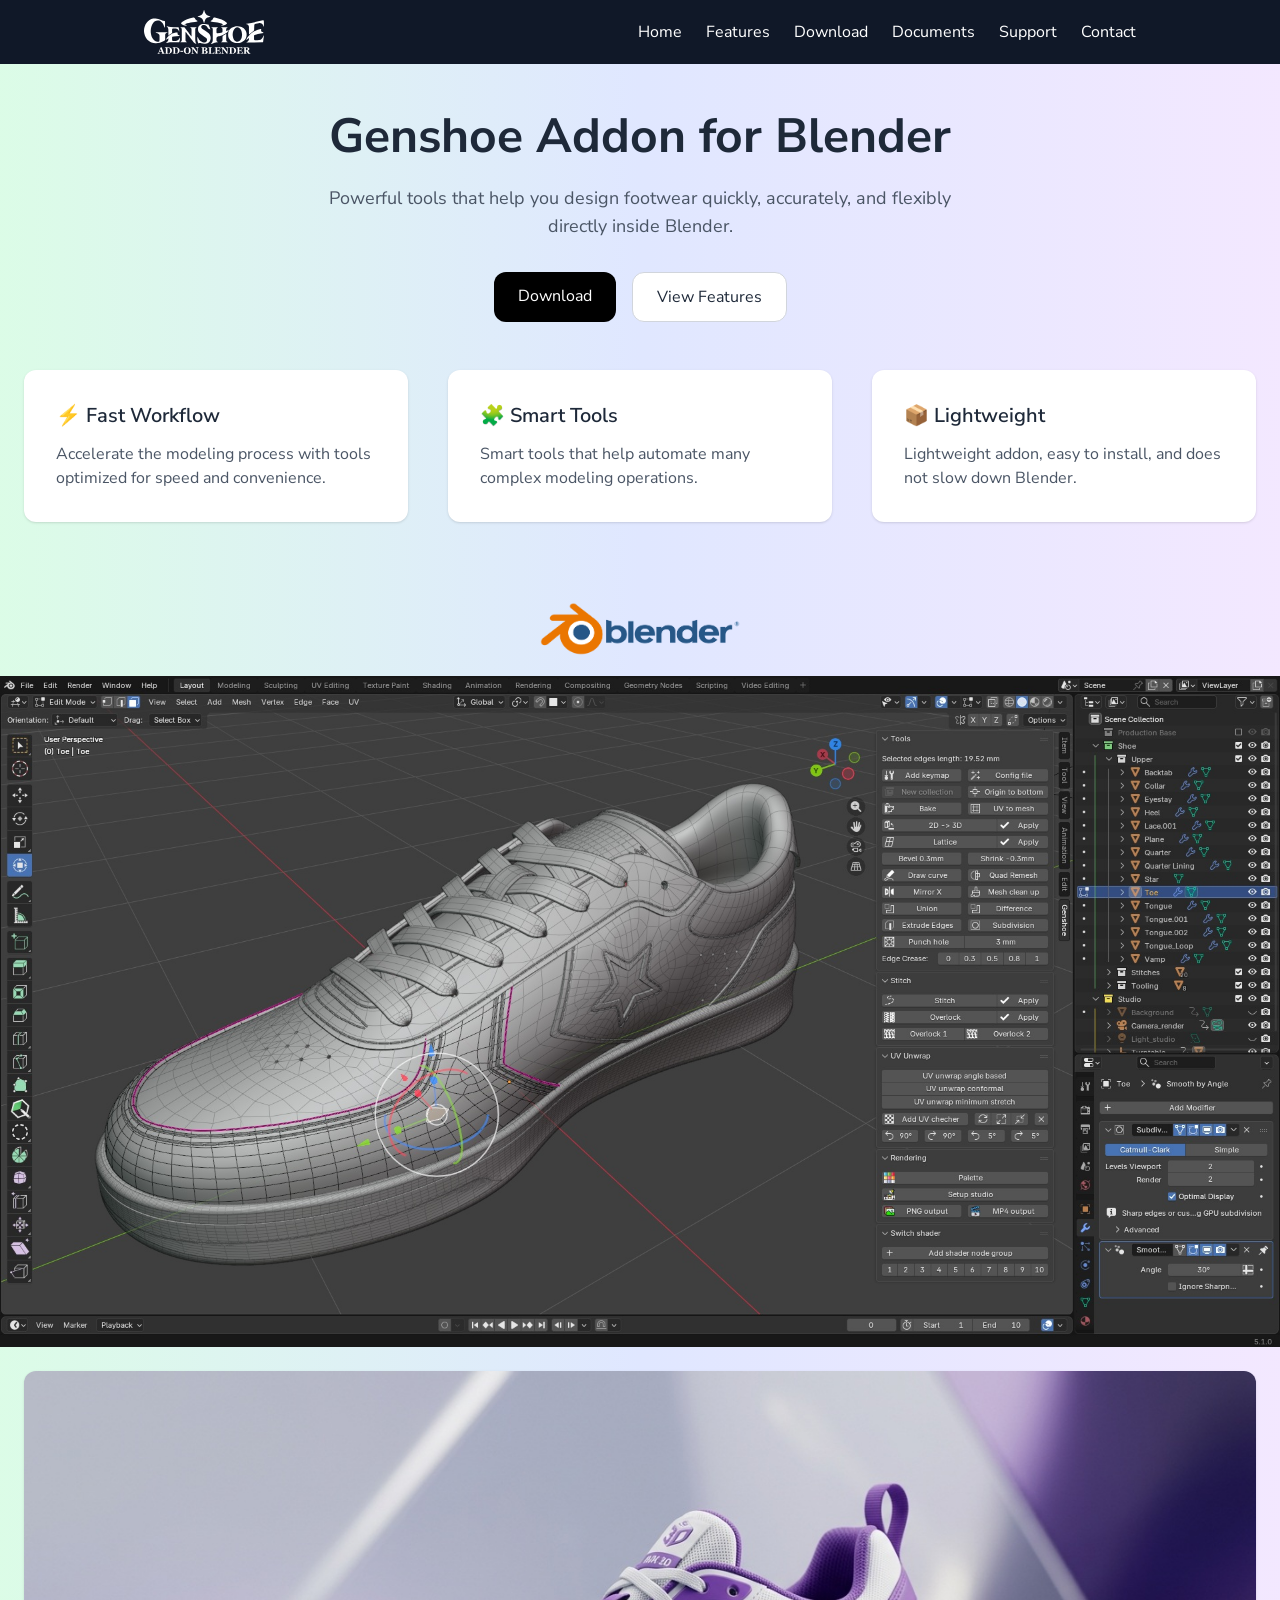
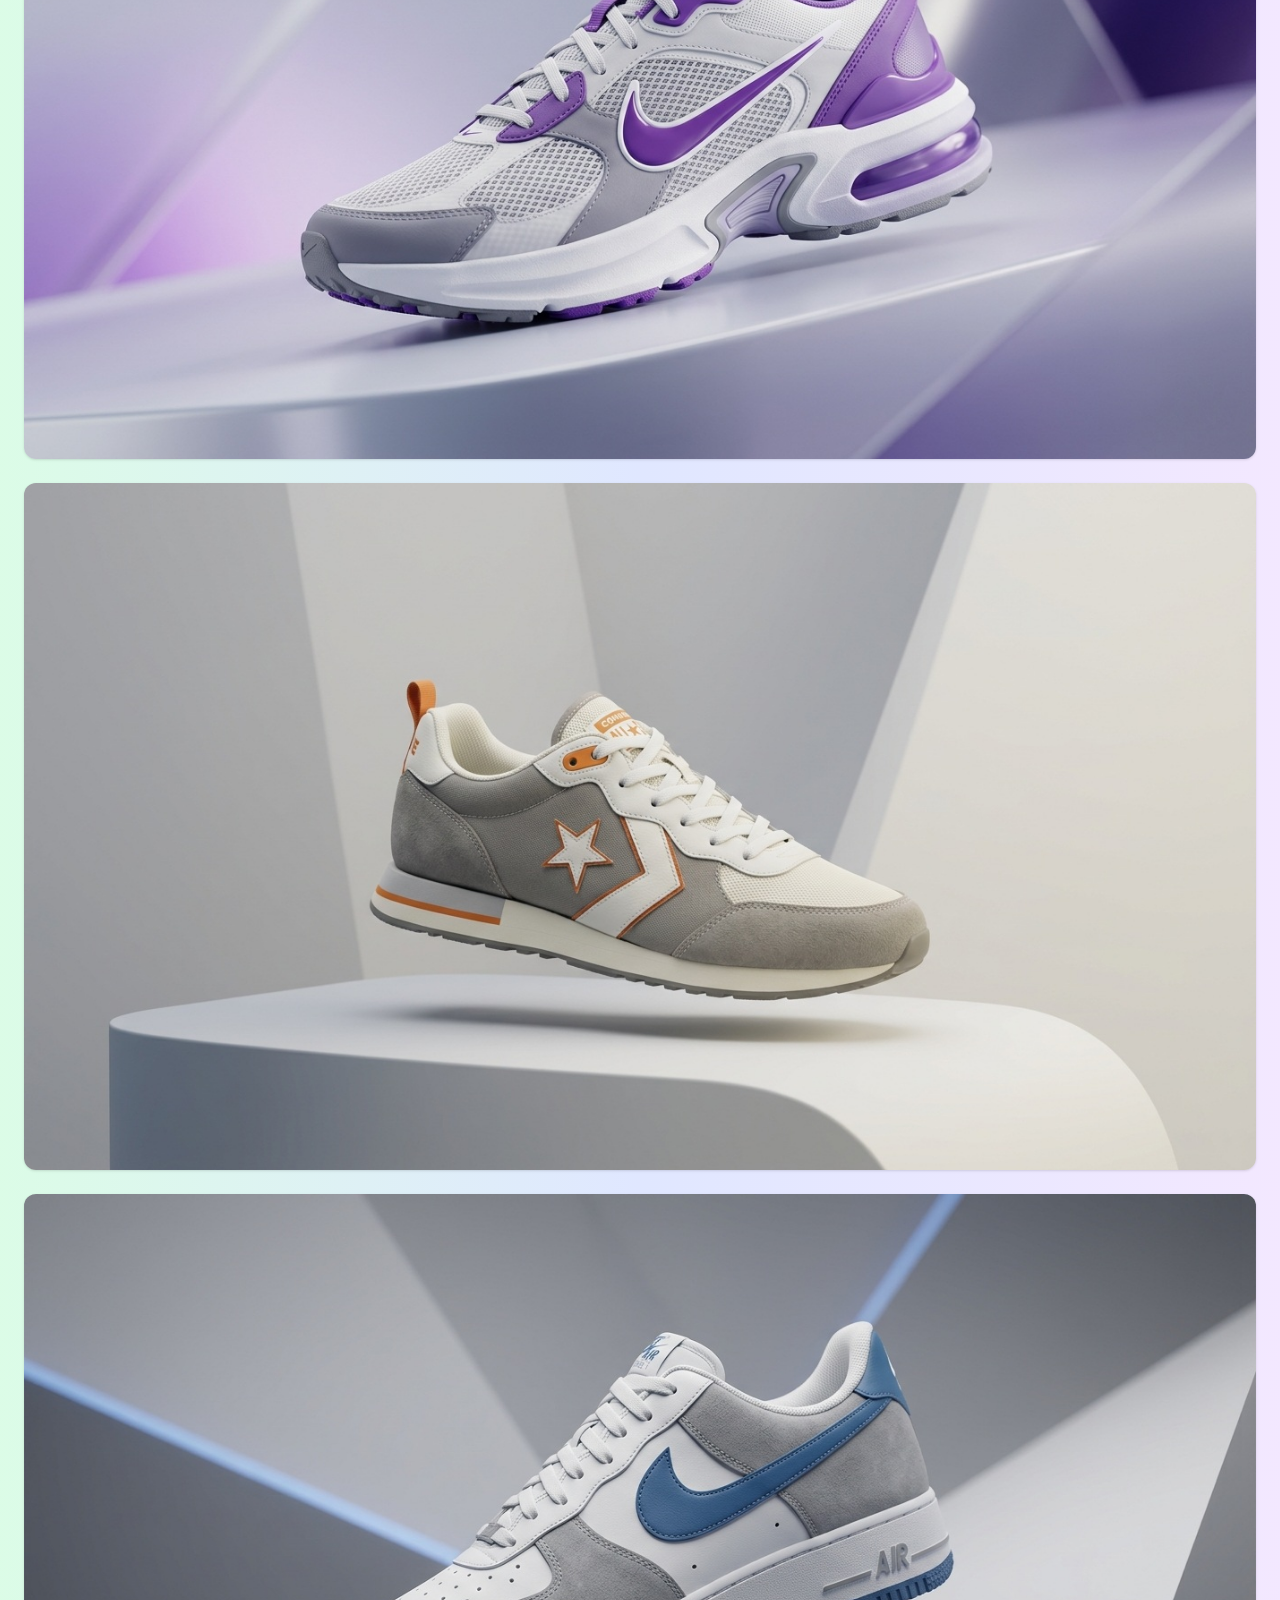
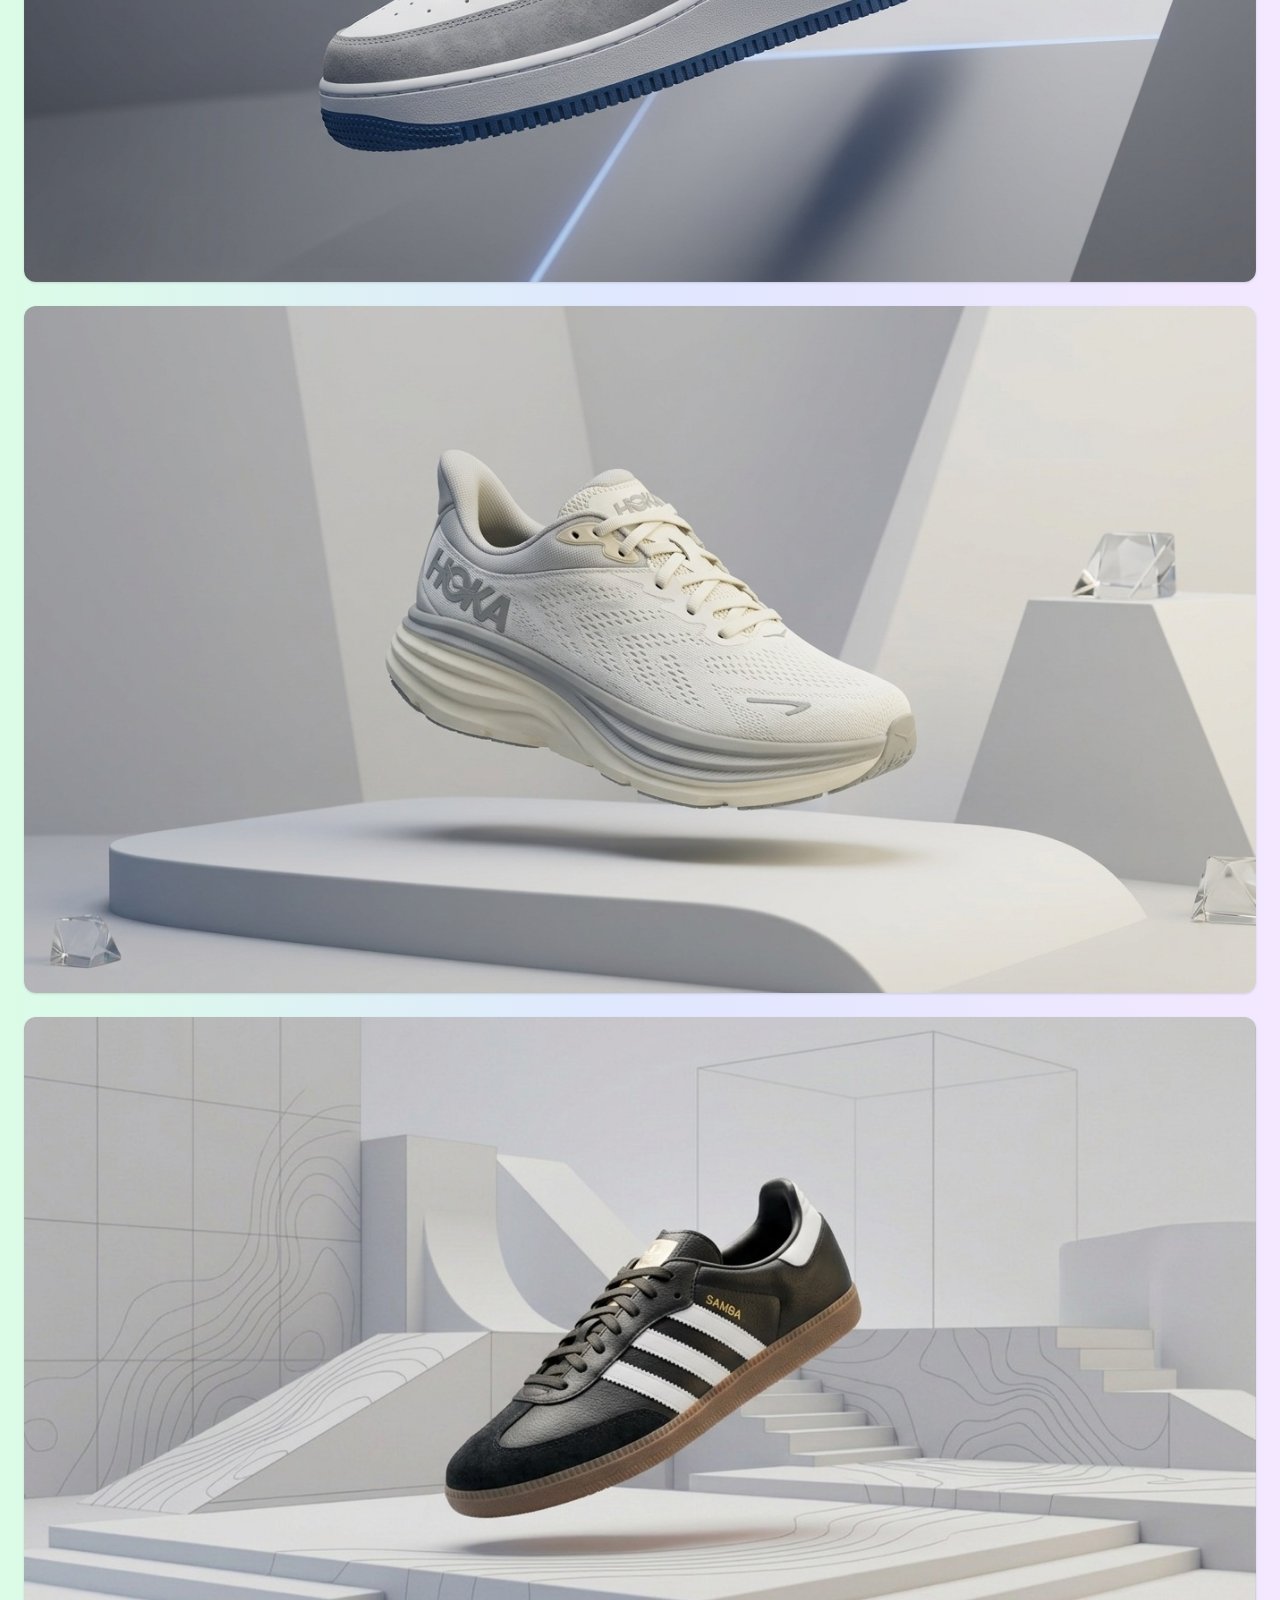
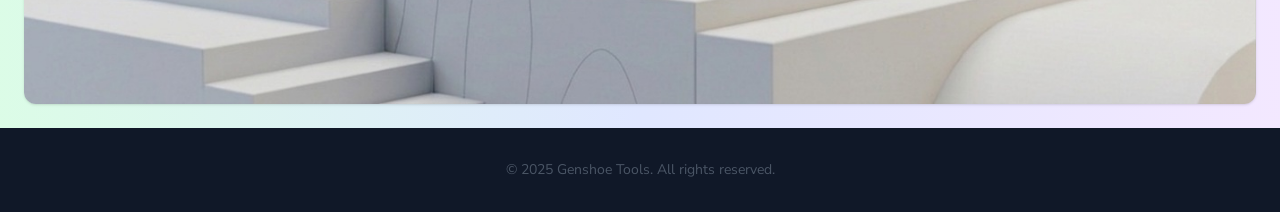
<file: index.html>
<!DOCTYPE html>
<html lang="en"  >

<head>
    <meta charset="UTF-8">
    <meta name="viewport" content="width=device-width">
    <link rel="icon" href="favicon.ico">
     
    <link rel="preconnect" href="https://fonts.googleapis.com">
    <link rel="preconnect" href="https://fonts.gstatic.com" crossorigin>
    <link
        href="https://fonts.googleapis.com/css2?family=Nunito+Sans:ital,opsz,wght@0,6..12,200..1000;1,6..12,200..1000&display=swap"
        rel="stylesheet">
    <title>Genshoe</title>
    <link rel="stylesheet" href="style.css">
</head>

<body  >
    <div class="bg-gradient-to-r from-green-100 via-indigo-100 to-purple-100 text-gray-800"  >
        <nav class="bg-gray-900 text-white">
            <div class="max-w-5xl mx-auto px-4">
                <div class="flex justify-between items-center h-16"> <!-- Logo --> <a href="index.html"><img
                            width="120" src="genshoe.svg" alt="Genshoe Logo"></a> <!-- Desktop Menu -->
                    <div class="hidden sm:flex space-x-6"> <a href="index.html"
                            class="block hover:text-blue-400">Home</a> <a href="features.html"
                            class="block hover:text-blue-400">Features</a> <a href="download.html"
                            class="block hover:text-blue-400">Download</a> <a href="docs.html"
                            class="block hover:text-blue-400">Documents</a> <a href="support.html"
                            class="block hover:text-blue-400">Support</a> <a href="contact.html"
                            class="block hover:text-blue-400">Contact</a> </div> <!-- Mobile Button --> <button
                        id="menu-btn" class="sm:hidden focus:outline-none"> <!-- Icon --> <svg
                            xmlns="http://www.w3.org/2000/svg" class="h-6 w-6" fill="none" viewBox="0 0 24 24"
                            stroke="currentColor">
                            <path stroke-linecap="round" stroke-linejoin="round" stroke-width="2"
                                d="M4 6h16M4 12h16M4 18h16"></path>
                        </svg> </button>
                </div>
            </div> <!-- Mobile Menu -->
            <div id="menu" class="hidden sm:hidden px-4 pb-4 space-y-2 text-center"> <a href="index.html"
                    class="block hover:text-blue-400">Home</a> <a href="features.html"
                    class="block hover:text-blue-400">Features</a> <a href="download.html"
                    class="block hover:text-blue-400">Download</a> <a href="docs.html"
                    class="block hover:text-blue-400">Documents</a> <a href="support.html"
                    class="block hover:text-blue-400">Support</a> <a href="contact.html"
                    class="block hover:text-blue-400">Contact</a> </div>
        </nav> <!-- Script -->
        <script
            type="module">const e = document.getElementById("menu-btn"), n = document.getElementById("menu"); e.addEventListener("click", () => { n.classList.toggle("hidden") });</script>
        <section class="py-12 px-6 text-center">
            <h1 class="text-5xl font-bold mb-6">
                Genshoe Addon for Blender
            </h1>
            <p class="text-lg max-w-2xl mx-auto mb-8 text-gray-600">
                Powerful tools that help you design footwear quickly, accurately, and flexibly directly inside Blender.
            </p>
            <div class="flex justify-center gap-4"> <a href="download.html"
                    class="bg-black text-white px-6 py-3 rounded-xl hover:bg-gray-800 transition">
                    Download
                </a> <a href="features.html"
                    class="bg-white border border-gray-300 px-6 py-3 rounded-xl hover:bg-gray-100 transition">
                    View Features
                </a> </div>
        </section>
        <section class="max-w-7xl mx-auto px-6 pb-20 grid md:grid-cols-3 gap-10">
            <div class="bg-white p-8 rounded-xl shadow">
                <h3 class="text-xl font-semibold mb-3">
                    ⚡ Fast Workflow
                </h3>
                <p class="text-gray-600">
                    Accelerate the modeling process with tools optimized for speed and convenience.
                </p>
            </div>
            <div class="bg-white p-8 rounded-xl shadow">
                <h3 class="text-xl font-semibold mb-3">
                    🧩 Smart Tools
                </h3>
                <p class="text-gray-600">
                    Smart tools that help automate many complex modeling operations.
                </p>
            </div>
            <div class="bg-white p-8 rounded-xl shadow">
                <h3 class="text-xl font-semibold mb-3">
                    📦 Lightweight
                </h3>
                <p class="text-gray-600">
                    Lightweight addon, easy to install, and does not slow down Blender.
                </p>
            </div>
        </section>
        
        <div class="flex justify-center mb-5"> <img width="200" src="blender.png" alt="Blender Logo"></div> 
        <div class="flex justify-center pb-6"> <img src="s.jpg" alt="Blender shoe"> </div>
        <div class="flex justify-center px-6 pb-6"> <img src="s1.jpg" alt="s1" class="rounded-xl shadow"> </div>
        <div class="flex justify-center px-6 pb-6"> <img src="s2.jpg" alt="s2" class="rounded-xl shadow"> </div>
        <div class="flex justify-center px-6 pb-6"> <img src="s3.jpg" alt="s3" class="rounded-xl shadow"> </div>
        <div class="flex justify-center px-6 pb-6"> <img src="s4.jpg" alt="s4" class="rounded-xl shadow"> </div>
        <div class="flex justify-center px-6 pb-6"> <img src="s5.jpg" alt="s5" class="rounded-xl shadow"> </div>

        <footer class="text-center py-8 text-sm text-gray-600 bg-gray-900">
            &copy; 2025 Genshoe Tools. All rights reserved.
        </footer>
    </div>
</body>

</html>
</file>
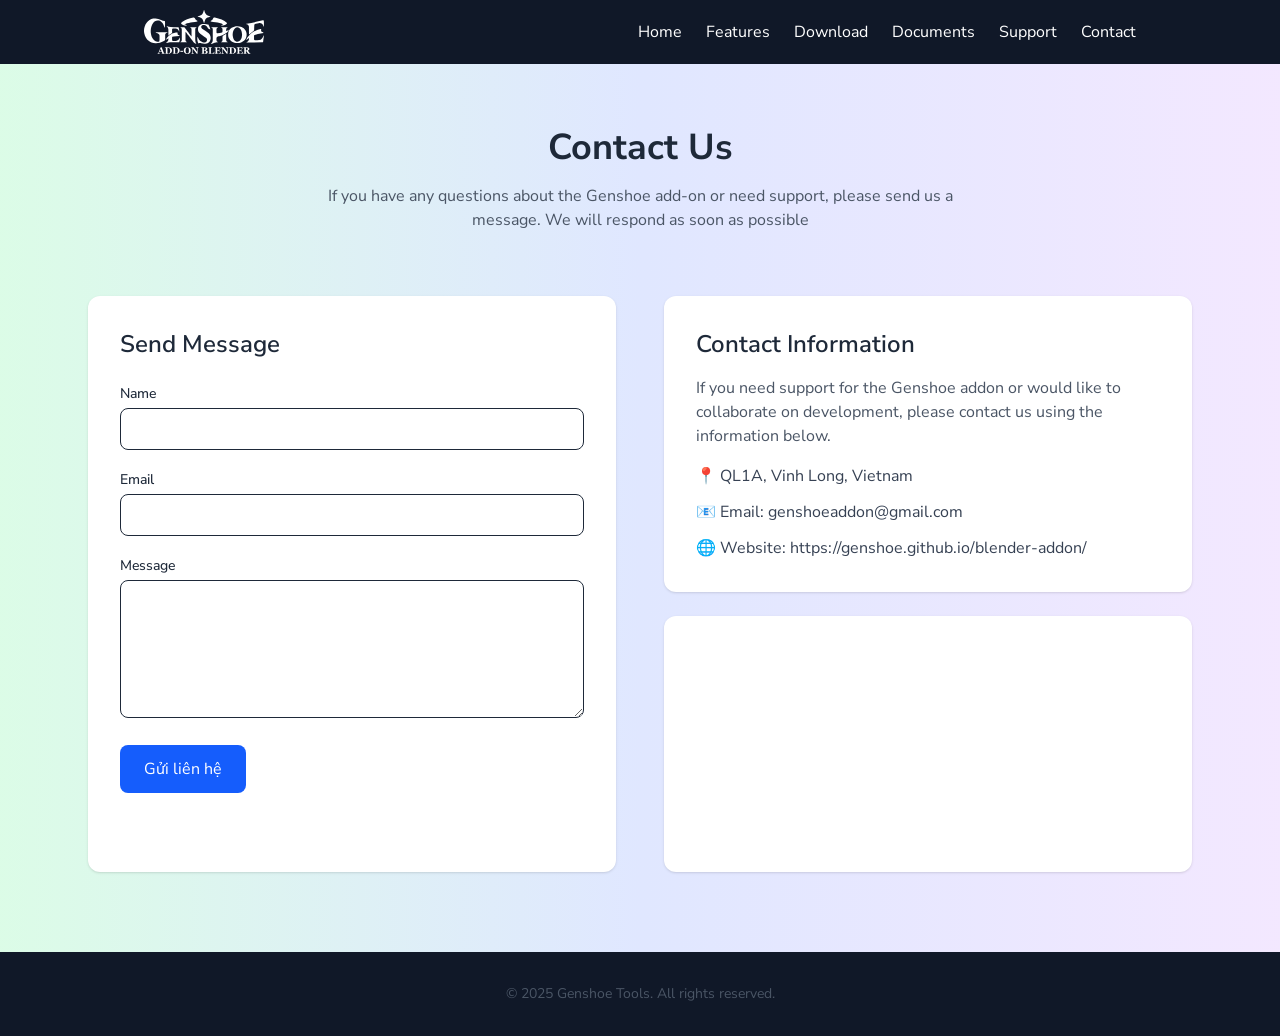
<file: contact.html>
<!DOCTYPE html>
<html lang="en"  >

<head>
	<meta charset="UTF-8">
	<meta name="viewport" content="width=device-width">
	<link rel="icon" href="favicon.ico">
	 
	<link rel="preconnect" href="https://fonts.googleapis.com">
	<link rel="preconnect" href="https://fonts.gstatic.com" crossorigin>
	<link
		href="https://fonts.googleapis.com/css2?family=Nunito+Sans:ital,opsz,wght@0,6..12,200..1000;1,6..12,200..1000&display=swap"
		rel="stylesheet">
	<title>Genshoe</title>
	<link rel="stylesheet" href="style.css">
</head>

<body  >
	<div class="bg-gradient-to-r from-green-100 via-indigo-100 to-purple-100 text-gray-800"  >
		<nav class="bg-gray-900 text-white">
			<div class="max-w-5xl mx-auto px-4">
				<div class="flex justify-between items-center h-16"> <!-- Logo --> <a href="index.html"><img width="120"
							src="genshoe.svg" alt="Genshoe Logo"></a> <!-- Desktop Menu -->
					<div class="hidden sm:flex space-x-6"> <a href="index.html"
							class="block hover:text-blue-400">Home</a> <a href="features.html"
							class="block hover:text-blue-400">Features</a> <a href="download.html"
							class="block hover:text-blue-400">Download</a> <a href="docs.html"
							class="block hover:text-blue-400">Documents</a> <a href="support.html"
							class="block hover:text-blue-400">Support</a> <a href="contact.html"
							class="block hover:text-blue-400">Contact</a> </div> <!-- Mobile Button --> <button
						id="menu-btn" class="sm:hidden focus:outline-none"> <!-- Icon --> <svg
							xmlns="http://www.w3.org/2000/svg" class="h-6 w-6" fill="none" viewBox="0 0 24 24"
							stroke="currentColor">
							<path stroke-linecap="round" stroke-linejoin="round" stroke-width="2"
								d="M4 6h16M4 12h16M4 18h16"></path>
						</svg> </button>
				</div>
			</div> <!-- Mobile Menu -->
			<div id="menu" class="hidden sm:hidden px-4 pb-4 space-y-2 text-center"> <a href="index.html"
					class="block hover:text-blue-400">Home</a> <a href="features.html"
					class="block hover:text-blue-400">Features</a> <a href="download.html"
					class="block hover:text-blue-400">Download</a> <a href="docs.html"
					class="block hover:text-blue-400">Documents</a> <a href="support.html"
					class="block hover:text-blue-400">Support</a> <a href="contact.html"
					class="block hover:text-blue-400">Contact</a> </div>
		</nav> <!-- Script -->
		<script
			type="module">const e = document.getElementById("menu-btn"), n = document.getElementById("menu"); e.addEventListener("click", () => { n.classList.toggle("hidden") });</script>
		<section class="py-16 text-center">
			<h2 class="text-4xl font-bold text-gray-800 mb-4">
				Contact Us
			</h2>
			<p class="text-gray-600 max-w-2xl mx-auto">
If you have any questions about the Genshoe add-on or need support, please send us a message. We will respond as soon as possible
			</p>
		</section>
		<section class="max-w-6xl mx-auto px-6 pb-20 grid md:grid-cols-2 gap-12"> <!-- FORM -->
			<div class="bg-white p-8 rounded-xl shadow">
				<h3 class="text-2xl font-semibold mb-6">Send Message</h3>
				<div class="space-y-5">
					<div> <label class="block text-sm font-medium mb-1">Name</label> <input type="text"
							class="w-full border rounded-lg px-4 py-2 focus:outline-none focus:ring-2 focus:ring-blue-500">
					</div>
					<div> <label class="block text-sm font-medium mb-1">Email</label> <input type="email"
							class="w-full border rounded-lg px-4 py-2 focus:outline-none focus:ring-2 focus:ring-blue-500">
					</div>
					<div> <label class="block text-sm font-medium mb-1">Message</label> <textarea rows="5"
							class="w-full border rounded-lg px-4 py-2 focus:outline-none focus:ring-2 focus:ring-blue-500"></textarea>
					</div> <button class="bg-blue-600 text-white px-6 py-3 rounded-lg hover:bg-blue-700 transition">
						Gửi liên hệ
					</button>
				</div>
			</div> <!-- CONTACT INFO -->
			<div class="space-y-6">
				<div class="bg-white p-8 rounded-xl shadow">
					<h3 class="text-2xl font-semibold mb-4">Contact Information</h3>
					<p class="text-gray-600 mb-4">
						If you need support for the Genshoe addon or would like to collaborate on development, please contact us using the information below.
					</p>
					<ul class="space-y-3 text-gray-700">
						<li>
							📍 QL1A, Vinh Long, Vietnam
						</li>
						<li>
							📧 Email: genshoeaddon@gmail.com
						</li>
						<li>
							🌐 Website: https://genshoe.github.io/blender-addon/
						</li>
					</ul>
				</div> <!-- MAP -->
				<div class="bg-white rounded-xl shadow overflow-hidden">
					<iframe class="w-full h-64" src="https://www.google.com/maps/embed?pb=!1m18!1m12!1m3!1d8570.098169796749!2d105.93172192970884!3d10.171760386615585!2m3!1f0!2f0!3f0!3m2!1i1024!2i768!4f13.1!3m3!1m2!1s0x31a078683f2871e3%3A0x24e7dc0f8dd131!2zQ3R5IFThu7cgWHXDom4!5e1!3m2!1svi!2s!4v1775012655398!5m2!1svi!2s" loading="lazy" referrerpolicy="no-referrer-when-downgrade"></iframe>
				</div>
			</div>
		</section>
		<footer class="text-center py-8 text-sm text-gray-600 bg-gray-900">
			&copy; 2025 Genshoe Tools. All rights reserved.
		</footer>
	</div>
</body>

</html>
</file>
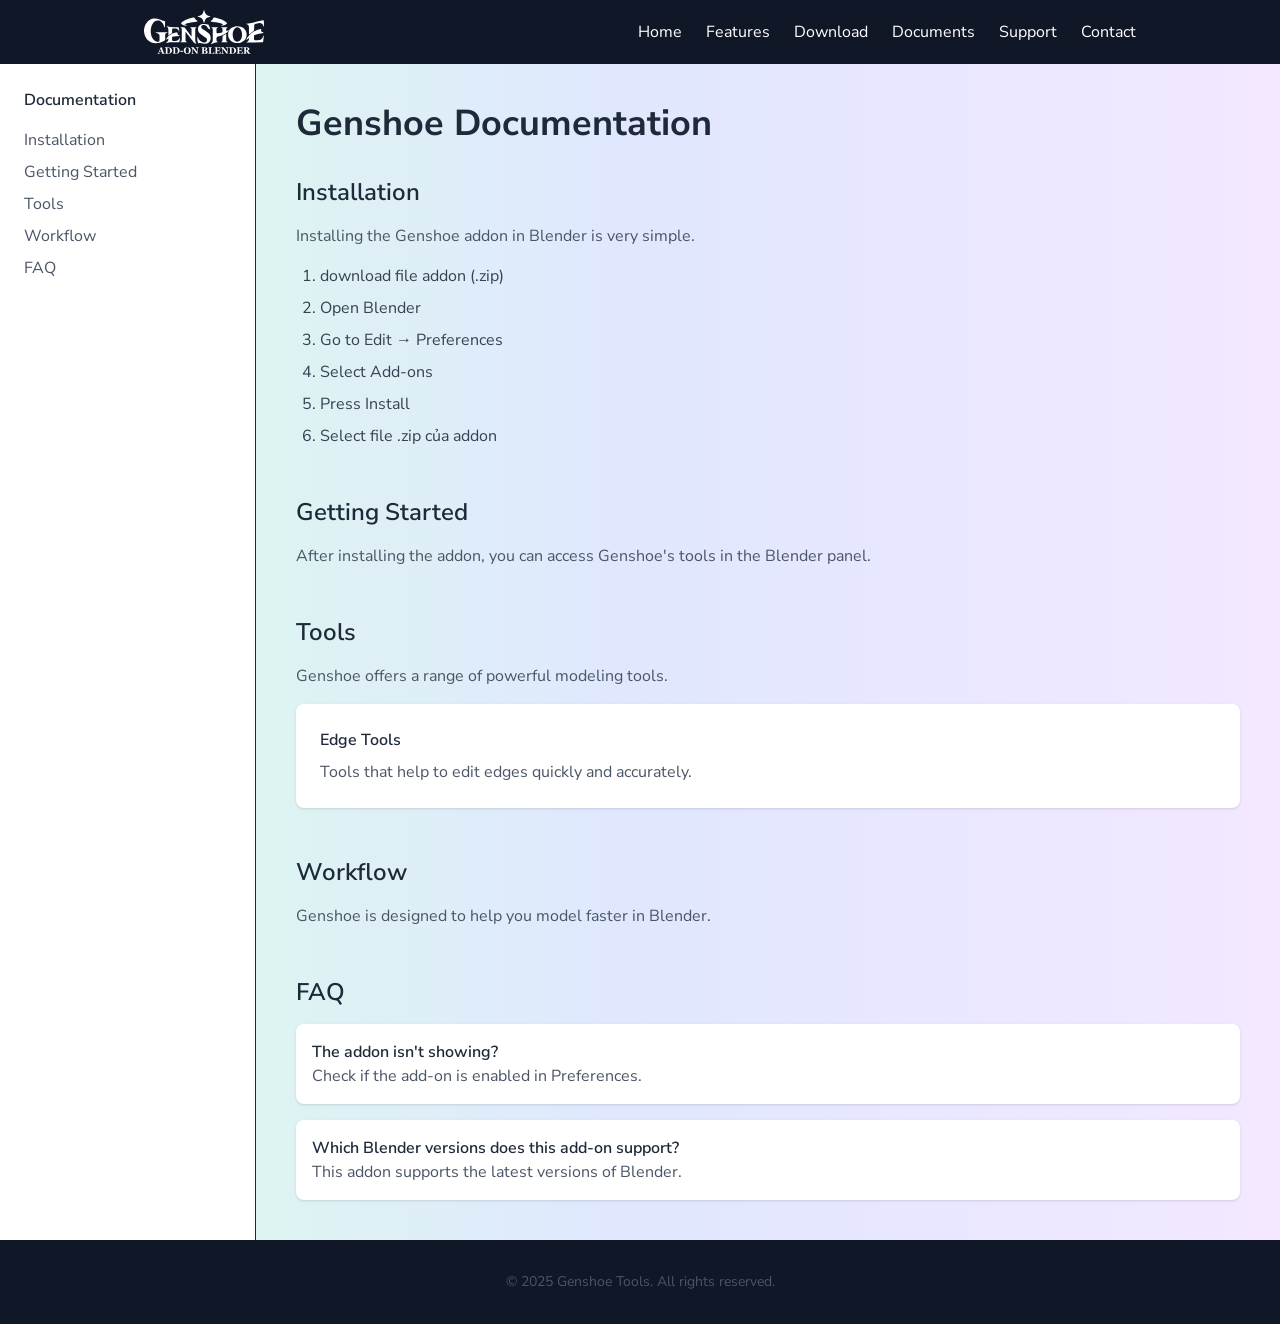
<file: docs.html>
<!DOCTYPE html>
<html lang="en"  >

<head>
	<meta charset="UTF-8">
	<meta name="viewport" content="width=device-width">
	<link rel="icon" href="favicon.ico">
	 
	<link rel="preconnect" href="https://fonts.googleapis.com">
	<link rel="preconnect" href="https://fonts.gstatic.com" crossorigin>
	<link
		href="https://fonts.googleapis.com/css2?family=Nunito+Sans:ital,opsz,wght@0,6..12,200..1000;1,6..12,200..1000&display=swap"
		rel="stylesheet">
	<title>Genshoe</title>
	<link rel="stylesheet" href="style.css">
</head>

<body  >
	<div class="bg-gradient-to-r from-green-100 via-indigo-100 to-purple-100 text-gray-800"  >
		<nav class="bg-gray-900 text-white">
			<div class="max-w-5xl mx-auto px-4">
				<div class="flex justify-between items-center h-16"> <!-- Logo --> <a href="index.html"><img width="120"
							src="genshoe.svg" alt="Genshoe Logo"></a> <!-- Desktop Menu -->
					<div class="hidden sm:flex space-x-6"> <a href="index.html"
							class="block hover:text-blue-400">Home</a> <a href="features.html"
							class="block hover:text-blue-400">Features</a> <a href="download.html"
							class="block hover:text-blue-400">Download</a> <a href="docs.html"
							class="block hover:text-blue-400">Documents</a> <a href="support.html"
							class="block hover:text-blue-400">Support</a> <a href="contact.html"
							class="block hover:text-blue-400">Contact</a> </div> <!-- Mobile Button --> <button
						id="menu-btn" class="sm:hidden focus:outline-none"> <!-- Icon --> <svg
							xmlns="http://www.w3.org/2000/svg" class="h-6 w-6" fill="none" viewBox="0 0 24 24"
							stroke="currentColor">
							<path stroke-linecap="round" stroke-linejoin="round" stroke-width="2"
								d="M4 6h16M4 12h16M4 18h16"></path>
						</svg> </button>
				</div>
			</div> <!-- Mobile Menu -->
			<div id="menu" class="hidden sm:hidden px-4 pb-4 space-y-2 text-center"> <a href="index.html"
					class="block hover:text-blue-400">Home</a> <a href="features.html"
					class="block hover:text-blue-400">Features</a> <a href="download.html"
					class="block hover:text-blue-400">Download</a> <a href="docs.html"
					class="block hover:text-blue-400">Documents</a> <a href="support.html"
					class="block hover:text-blue-400">Support</a> <a href="contact.html"
					class="block hover:text-blue-400">Contact</a> </div>
		</nav> <!-- Script -->
		<script
			type="module">const e = document.getElementById("menu-btn"), n = document.getElementById("menu"); e.addEventListener("click", () => { n.classList.toggle("hidden") });</script>
		<div class="flex max-w-7xl mx-auto"> <!-- SIDEBAR -->
			<aside class="w-64 p-6 border-r bg-white hidden md:block">
				<h3 class="font-semibold mb-4">
					Documentation
				</h3>
				<ul class="space-y-2 text-gray-600">
					<li><a href="#install">Installation</a></li>
					<li><a href="#start">Getting Started</a></li>
					<li><a href="#tools">Tools</a></li>
					<li><a href="#workflow">Workflow</a></li>
					<li><a href="#faq">FAQ</a></li>
				</ul>
			</aside> <!-- CONTENT -->
			<main class="flex-1 p-10">
				<h1 class="text-4xl font-bold mb-8">
					Genshoe Documentation
				</h1> <!-- INSTALL -->
				<section id="install" class="mb-12">
					<h2 class="text-2xl font-semibold mb-4">
						Installation
					</h2>
					<p class="text-gray-600 mb-4">
						Installing the Genshoe addon in Blender is very simple.
					</p>
					<ol class="list-decimal ml-6 text-gray-700 space-y-2">
						<li>download file addon (.zip)</li>
						<li>Open Blender</li>
						<li>Go to Edit → Preferences</li>
						<li>Select Add-ons</li>
						<li>Press Install</li>
						<li>Select file .zip của addon</li>
					</ol>
				</section> <!-- GETTING STARTED -->
				<section id="start" class="mb-12">
					<h2 class="text-2xl font-semibold mb-4">
						Getting Started
					</h2>
					<p class="text-gray-600">
						After installing the addon, you can access Genshoe's tools in the Blender panel.
					</p>
				</section> <!-- TOOLS -->
				<section id="tools" class="mb-12">
					<h2 class="text-2xl font-semibold mb-4">
						Tools
					</h2>
					<p class="text-gray-600 mb-4">
						Genshoe offers a range of powerful modeling tools.
					</p>
					<div class="bg-white p-6 rounded-lg shadow">
						<h3 class="font-semibold mb-2">
							Edge Tools
						</h3>
						<p class="text-gray-600">
							Tools that help to edit edges quickly and accurately.
						</p>
					</div>
				</section> <!-- WORKFLOW -->
				<section id="workflow" class="mb-12">
					<h2 class="text-2xl font-semibold mb-4">
						Workflow
					</h2>
					<p class="text-gray-600">
						Genshoe is designed to help you model faster in Blender.
					</p>
				</section> <!-- FAQ -->
				<section id="faq">
					<h2 class="text-2xl font-semibold mb-4">
						FAQ
					</h2>
					<div class="space-y-4">
						<div class="bg-white p-4 rounded-lg shadow">
							<h4 class="font-semibold">
								The addon isn't showing?
							</h4>
							<p class="text-gray-600">
								Check if the add-on is enabled in Preferences.
							</p>
						</div>
						<div class="bg-white p-4 rounded-lg shadow">
							<h4 class="font-semibold">
								Which Blender versions does this add-on support?
							</h4>
							<p class="text-gray-600">
								This addon supports the latest versions of Blender.
							</p>
						</div>
					</div>
				</section>
			</main>
		</div>
		<footer class="text-center py-8 text-sm text-gray-600 bg-gray-900">
			&copy; 2025 Genshoe Tools. All rights reserved.
		</footer>
	</div>
</body>

</html>
</file>
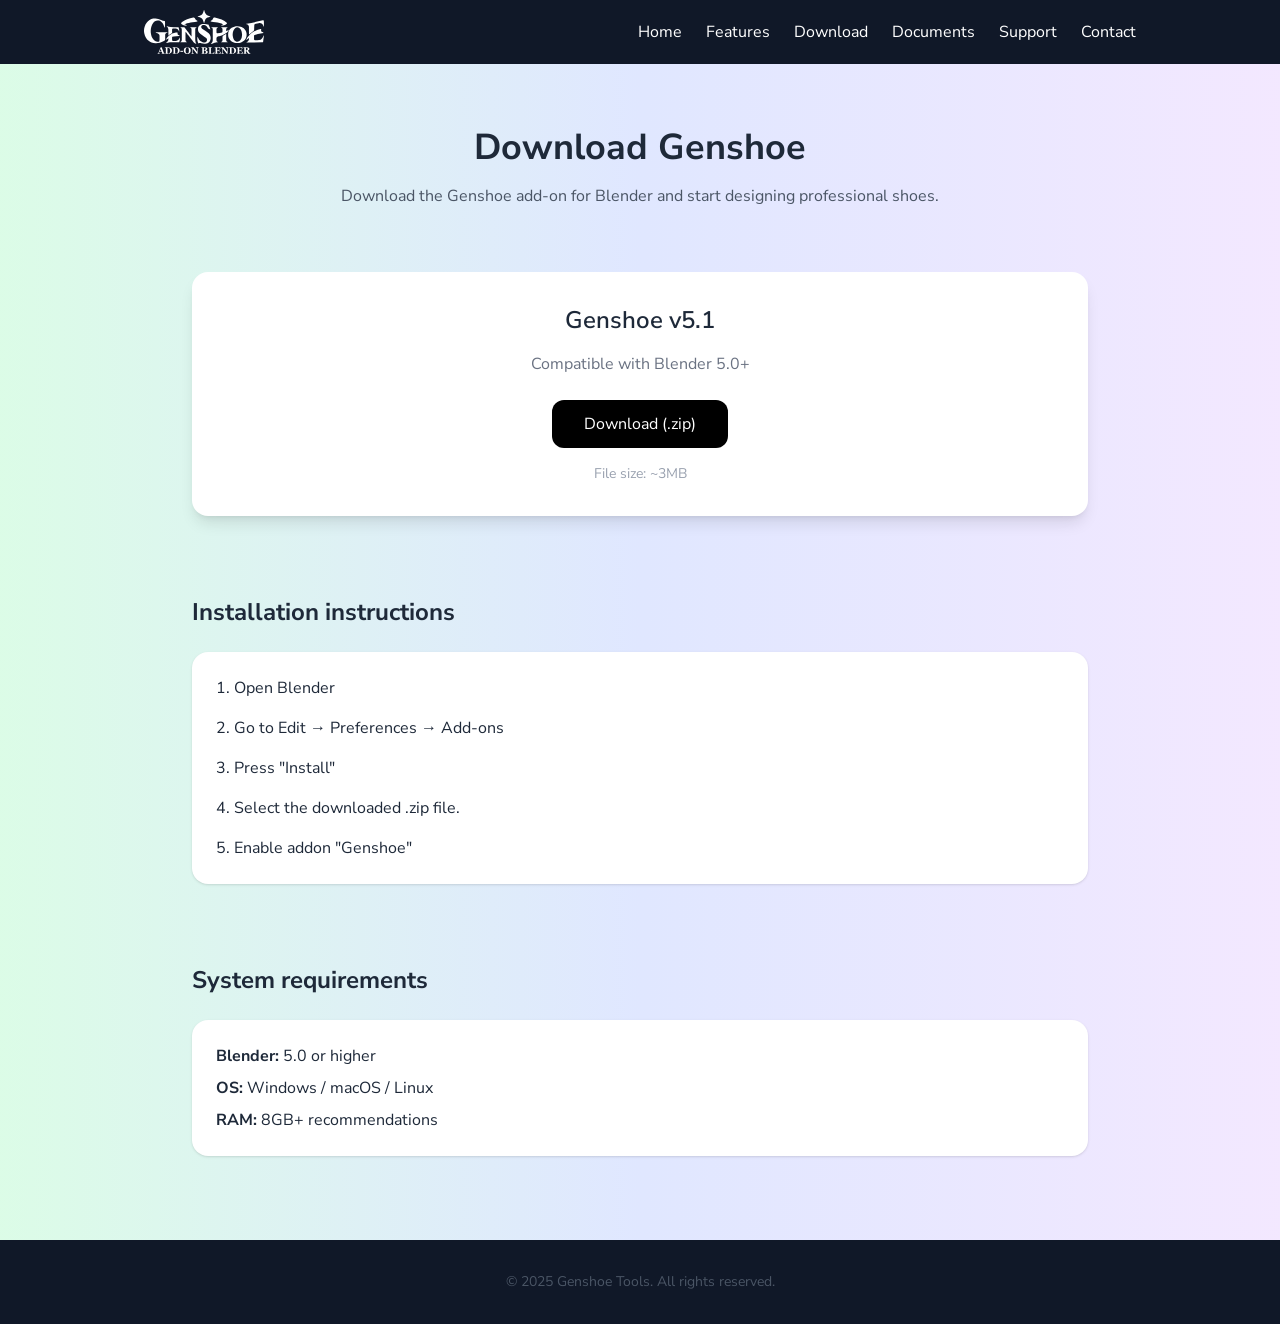
<file: download.html>
<!DOCTYPE html>
<html lang="en"  >

<head>
    <meta charset="UTF-8">
    <meta name="viewport" content="width=device-width">
    <link rel="icon" href="favicon.ico">
     
    <link rel="preconnect" href="https://fonts.googleapis.com">
    <link rel="preconnect" href="https://fonts.gstatic.com" crossorigin>
    <link
        href="https://fonts.googleapis.com/css2?family=Nunito+Sans:ital,opsz,wght@0,6..12,200..1000;1,6..12,200..1000&display=swap"
        rel="stylesheet">
    <title>Genshoe</title>
    <link rel="stylesheet" href="style.css">
</head>

<body  >
    <div class="bg-gradient-to-r from-green-100 via-indigo-100 to-purple-100 text-gray-800"  >
        <nav class="bg-gray-900 text-white">
            <div class="max-w-5xl mx-auto px-4">
                <div class="flex justify-between items-center h-16"> <!-- Logo --> <a href="index.html"><img width="120"
                            src="genshoe.svg" alt="Genshoe Logo"></a> <!-- Desktop Menu -->
                    <div class="hidden sm:flex space-x-6"> <a href="index.html"
                            class="block hover:text-blue-400">Home</a> <a href="features.html"
                            class="block hover:text-blue-400">Features</a> <a href="download.html"
                            class="block hover:text-blue-400">Download</a> <a href="docs.html"
                            class="block hover:text-blue-400">Documents</a> <a href="support.html"
                            class="block hover:text-blue-400">Support</a> <a href="contact.html"
                            class="block hover:text-blue-400">Contact</a> </div> <!-- Mobile Button --> <button
                        id="menu-btn" class="sm:hidden focus:outline-none"> <!-- Icon --> <svg
                            xmlns="http://www.w3.org/2000/svg" class="h-6 w-6" fill="none" viewBox="0 0 24 24"
                            stroke="currentColor">
                            <path stroke-linecap="round" stroke-linejoin="round" stroke-width="2"
                                d="M4 6h16M4 12h16M4 18h16"></path>
                        </svg> </button>
                </div>
            </div> <!-- Mobile Menu -->
            <div id="menu" class="hidden sm:hidden px-4 pb-4 space-y-2 text-center"> <a href="index.html"
                    class="block hover:text-blue-400">Home</a> <a href="features.html"
                    class="block hover:text-blue-400">Features</a> <a href="download.html"
                    class="block hover:text-blue-400">Download</a> <a href="docs.html"
                    class="block hover:text-blue-400">Documents</a> <a href="support.html"
                    class="block hover:text-blue-400">Support</a> <a href="contact.html"
                    class="block hover:text-blue-400">Contact</a> </div>
        </nav> <!-- Script -->
        <script
            type="module">const e = document.getElementById("menu-btn"), n = document.getElementById("menu"); e.addEventListener("click", () => { n.classList.toggle("hidden") });</script>
        <main class=" text-gray-800 px-6 py-16"> <!-- HEADER -->
            <section class="text-center mb-16">
                <h1 class="text-4xl font-bold mb-4">
                    Download Genshoe
                </h1>
                <p class="text-gray-600 max-w-2xl mx-auto">
                    Download the Genshoe add-on for Blender and start designing professional shoes.
                </p>
            </section> <!-- DOWNLOAD CARD -->
            <section class="max-w-4xl mx-auto mb-20">
                <div class="bg-white rounded-2xl shadow-lg p-8 text-center">
                    <h2 class="text-2xl font-semibold mb-4">
                        Genshoe v5.1
                    </h2>
                    <p class="text-gray-500 mb-6">
                        Compatible with Blender 5.0+
                    </p> <a href="https://extensions.blender.org/"
                        class="inline-block bg-black text-white px-8 py-3 rounded-xl hover:bg-gray-800 transition">
                        Download (.zip)
                    </a>
                    <p class="text-sm text-gray-400 mt-4">
                        File size: ~3MB
                    </p>
                </div>
            </section> <!-- INSTALL GUIDE -->
            <section class="max-w-4xl mx-auto mb-20">
                <h2 class="text-2xl font-bold mb-6">
                    Installation instructions
                </h2>
                <div class="bg-white rounded-2xl shadow p-6 space-y-4">
                    <p>1. Open Blender</p>
                    <p>2. Go to Edit → Preferences → Add-ons</p>
                    <p>3. Press "Install"</p>
                    <p>4. Select the downloaded .zip file.</p>
                    <p>5. Enable addon "Genshoe"</p>
                </div>
            </section> <!-- FEATURES QUICK -->

            <section class="max-w-4xl mx-auto mb-5">
                <h2 class="text-2xl font-bold mb-6">
                    System requirements
                </h2>
                <div class="bg-white rounded-2xl shadow p-6 space-y-2">
                    <p><strong>Blender:</strong> 5.0 or higher</p>
                    <p><strong>OS:</strong> Windows / macOS / Linux</p>
                    <p><strong>RAM:</strong> 8GB+ recommendations</p>
                </div>
            </section>
        </main>
        <footer class="text-center py-8 text-sm text-gray-600 bg-gray-900">
            &copy; 2025 Genshoe Tools. All rights reserved.
        </footer>
    </div>
</body>

</html>
</file>
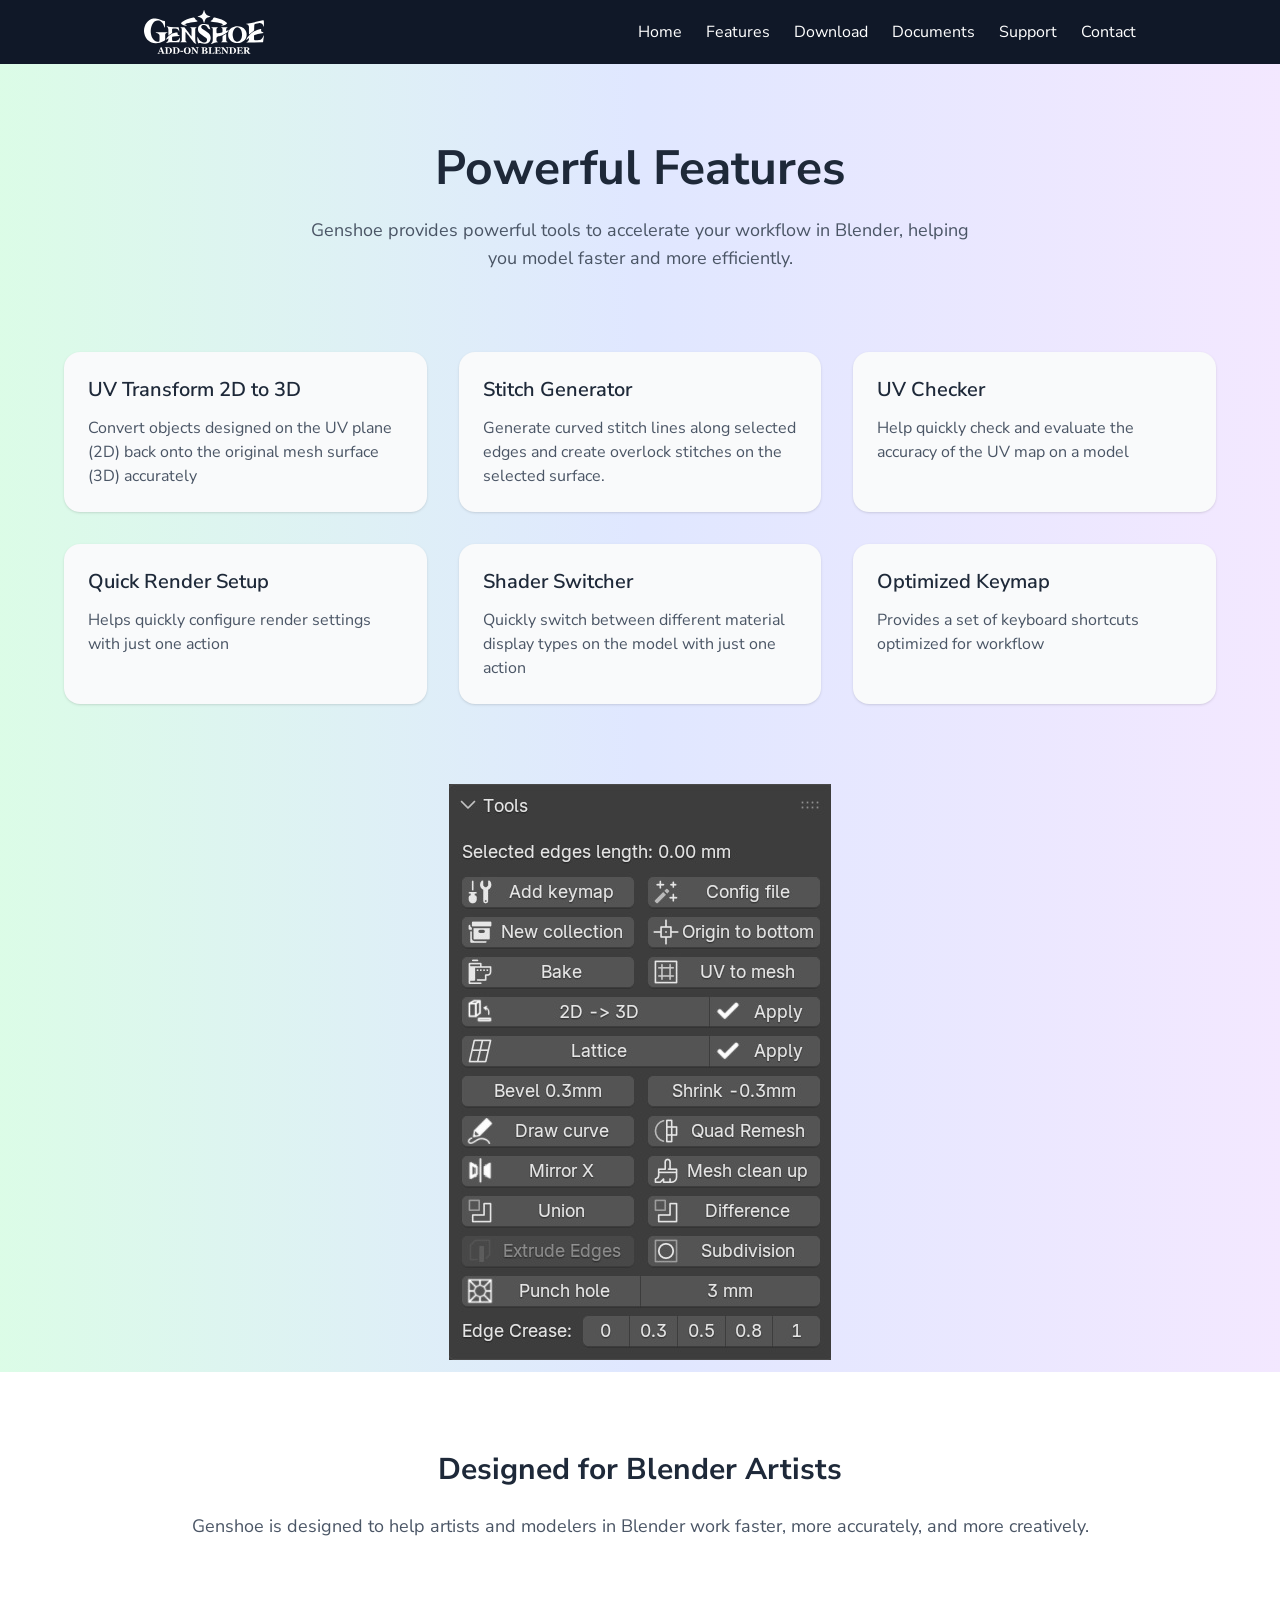
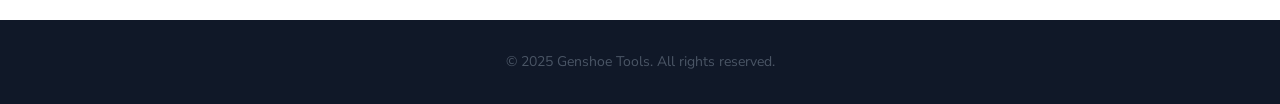
<file: features.html>
<!DOCTYPE html>
<html lang="en"  >

<head>
	<meta charset="UTF-8">
	<meta name="viewport" content="width=device-width">
	<link rel="icon" href="favicon.ico">
	 
	<link rel="preconnect" href="https://fonts.googleapis.com">
	<link rel="preconnect" href="https://fonts.gstatic.com" crossorigin>
	<link
		href="https://fonts.googleapis.com/css2?family=Nunito+Sans:ital,opsz,wght@0,6..12,200..1000;1,6..12,200..1000&display=swap"
		rel="stylesheet">
	<title>Genshoe</title>
	<link rel="stylesheet" href="style.css">
</head>

<body  >
	<div class="bg-gradient-to-r from-green-100 via-indigo-100 to-purple-100 text-gray-800"  >
		<nav class="bg-gray-900 text-white">
			<div class="max-w-5xl mx-auto px-4">
				<div class="flex justify-between items-center h-16"> <!-- Logo --> <a href="index.html"><img width="120"
							src="genshoe.svg" alt="Genshoe Logo"></a> <!-- Desktop Menu -->
					<div class="hidden sm:flex space-x-6"> <a href="index.html"
							class="block hover:text-blue-400">Home</a> <a href="features.html"
							class="block hover:text-blue-400">Features</a> <a href="download.html"
							class="block hover:text-blue-400">Download</a> <a href="docs.html"
							class="block hover:text-blue-400">Documents</a> <a href="support.html"
							class="block hover:text-blue-400">Support</a> <a href="contact.html"
							class="block hover:text-blue-400">Contact</a> </div> <!-- Mobile Button --> <button
						id="menu-btn" class="sm:hidden focus:outline-none"> <!-- Icon --> <svg
							xmlns="http://www.w3.org/2000/svg" class="h-6 w-6" fill="none" viewBox="0 0 24 24"
							stroke="currentColor">
							<path stroke-linecap="round" stroke-linejoin="round" stroke-width="2"
								d="M4 6h16M4 12h16M4 18h16"></path>
						</svg> </button>
				</div>
			</div> <!-- Mobile Menu -->
			<div id="menu" class="hidden sm:hidden px-4 pb-4 space-y-2 text-center"> <a href="index.html"
					class="block hover:text-blue-400">Home</a> <a href="features.html"
					class="block hover:text-blue-400">Features</a> <a href="download.html"
					class="block hover:text-blue-400">Download</a> <a href="docs.html"
					class="block hover:text-blue-400">Documents</a> <a href="support.html"
					class="block hover:text-blue-400">Support</a> <a href="contact.html"
					class="block hover:text-blue-400">Contact</a> </div>
		</nav> <!-- Script -->
		<script
			type="module">const e = document.getElementById("menu-btn"), n = document.getElementById("menu"); e.addEventListener("click", () => { n.classList.toggle("hidden") });</script>
		<section class="text-center py-20">
			<h2 class="text-5xl font-bold text-gray-800 mb-6">
				Powerful Features
			</h2>
			<p class="text-gray-600 max-w-2xl mx-auto text-lg">
				Genshoe provides powerful tools to accelerate your workflow in Blender, helping you model faster and more efficiently.
			</p>
		</section>
		<section class="pb-20 px-6 ">
			<div class="grid md:grid-cols-3 gap-8 max-w-6xl mx-auto">
				<div class="p-6 bg-gray-50 rounded-2xl shadow-sm">
					<h3 class="text-xl font-semibold mb-3">
						UV Transform 2D to 3D
					</h3>
					<p class="text-gray-600">
						Convert objects designed on the UV plane (2D) back onto the original mesh surface (3D) accurately
					</p>
				</div>
				<div class="p-6 bg-gray-50 rounded-2xl shadow-sm">
					<h3 class="text-xl font-semibold mb-3">
						Stitch Generator
					</h3>
					<p class="text-gray-600">
						Generate curved stitch lines along selected edges and create overlock stitches on the selected surface.
					</p>
				</div>
				<div class="p-6 bg-gray-50 rounded-2xl shadow-sm">
					<h3 class="text-xl font-semibold mb-3">
						UV Checker
					</h3>
					<p class="text-gray-600">
						Help quickly check and evaluate the accuracy of the UV map on a model
					</p>
				</div>
				<div class="p-6 bg-gray-50 rounded-2xl shadow-sm">
					<h3 class="text-xl font-semibold mb-3">
						Quick Render Setup
					</h3>
					<p class="text-gray-600">
						Helps quickly configure render settings with just one action
					</p>
				</div>
				<div class="p-6 bg-gray-50 rounded-2xl shadow-sm">
					<h3 class="text-xl font-semibold mb-3">
						Shader Switcher
					</h3>
					<p class="text-gray-600">
						Quickly switch between different material display types on the model with just one action
					</p>
				</div>
				<div class="p-6 bg-gray-50 rounded-2xl shadow-sm">
					<h3 class="text-xl font-semibold mb-3">
						Optimized Keymap
					</h3>
					<p class="text-gray-600">
						Provides a set of keyboard shortcuts optimized for workflow
					</p>
				</div>
			</div>
		</section> <img src="tools.jpg" alt="Genshoe tools" class=" mx-auto mb-3">
		<section class="bg-white py-20">
			<div class="max-w-5xl mx-auto text-center px-6">
				<h3 class="text-3xl font-bold mb-6">
					Designed for Blender Artists
				</h3>
				<p class="text-gray-600 text-lg">
					Genshoe is designed to help artists and modelers in Blender work faster, more accurately, and more creatively.
				</p>
			</div>
		</section>

		<footer class="text-center py-8 text-sm text-gray-600 bg-gray-900">
			&copy; 2025 Genshoe Tools. All rights reserved.
		</footer>
	</div>
</body>

</html>
</file>
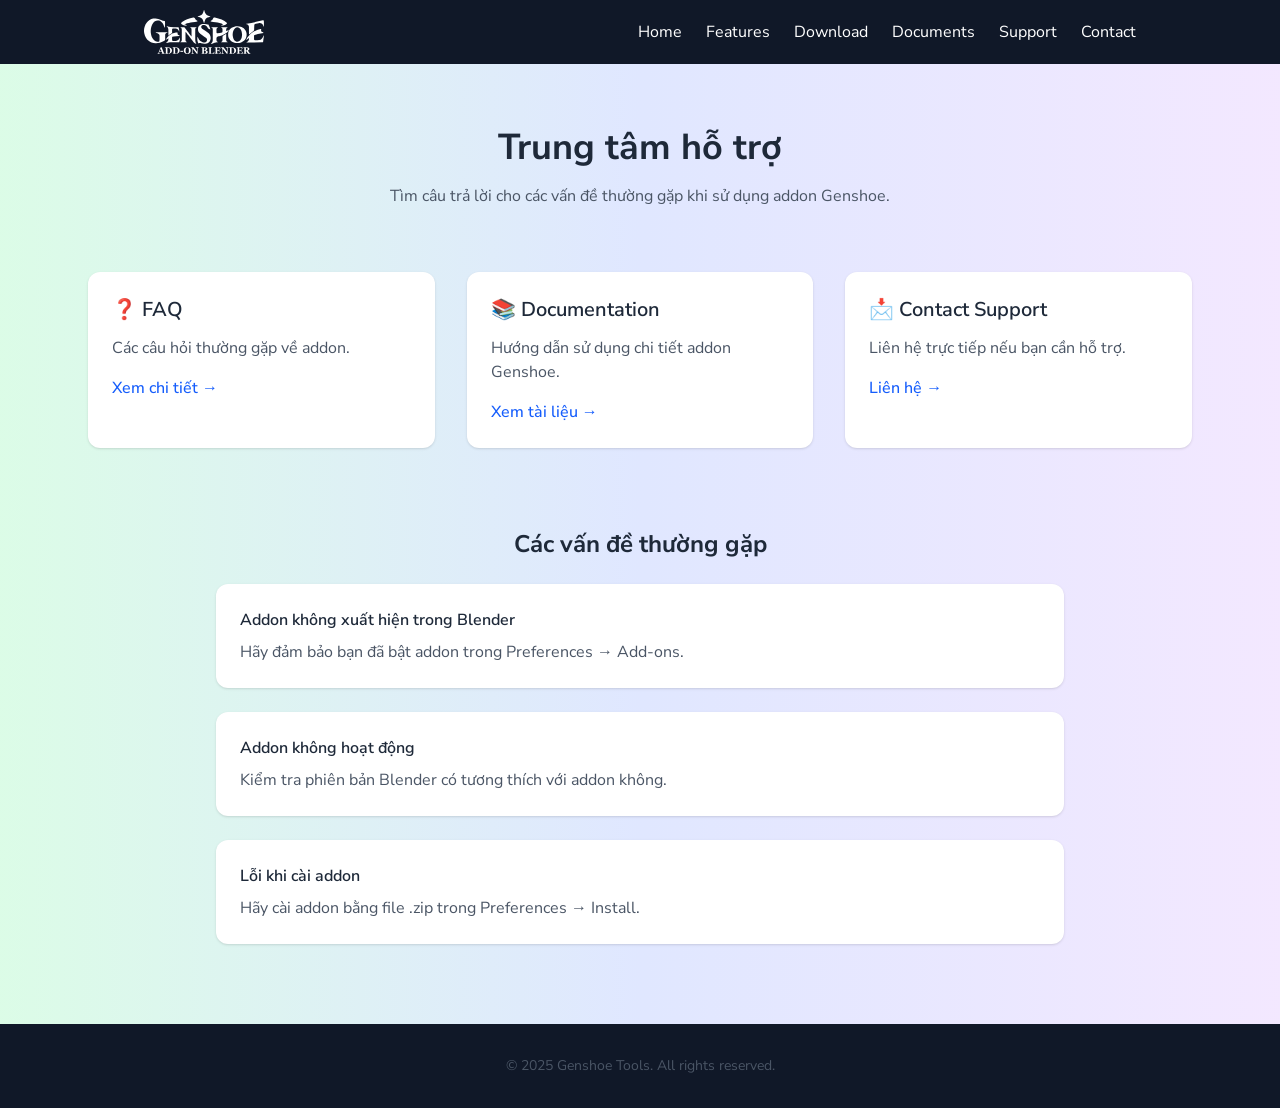
<file: support.html>
<!DOCTYPE html>
<html lang="en"  >

<head>
    <meta charset="UTF-8">
    <meta name="viewport" content="width=device-width">
    <link rel="icon" href="favicon.ico">
     
    <link rel="preconnect" href="https://fonts.googleapis.com">
    <link rel="preconnect" href="https://fonts.gstatic.com" crossorigin>
    <link
        href="https://fonts.googleapis.com/css2?family=Nunito+Sans:ital,opsz,wght@0,6..12,200..1000;1,6..12,200..1000&display=swap"
        rel="stylesheet">
    <title>Genshoe</title>
    <link rel="stylesheet" href="style.css">
</head>

<body  >
    <div class="bg-gradient-to-r from-green-100 via-indigo-100 to-purple-100 text-gray-800"  >
        <nav class="bg-gray-900 text-white">
            <div class="max-w-5xl mx-auto px-4">
                <div class="flex justify-between items-center h-16"> <!-- Logo --> <a href="index.html"><img width="120"
                            src="genshoe.svg" alt="Genshoe Logo"></a> <!-- Desktop Menu -->
                    <div class="hidden sm:flex space-x-6"> <a href="index.html"
                            class="block hover:text-blue-400">Home</a> <a href="features.html"
                            class="block hover:text-blue-400">Features</a> <a href="download.html"
                            class="block hover:text-blue-400">Download</a> <a href="docs.html"
                            class="block hover:text-blue-400">Documents</a> <a href="support.html"
                            class="block hover:text-blue-400">Support</a> <a href="contact.html"
                            class="block hover:text-blue-400">Contact</a> </div> <!-- Mobile Button --> <button
                        id="menu-btn" class="sm:hidden focus:outline-none"> <!-- Icon --> <svg
                            xmlns="http://www.w3.org/2000/svg" class="h-6 w-6" fill="none" viewBox="0 0 24 24"
                            stroke="currentColor">
                            <path stroke-linecap="round" stroke-linejoin="round" stroke-width="2"
                                d="M4 6h16M4 12h16M4 18h16"></path>
                        </svg> </button>
                </div>
            </div> <!-- Mobile Menu -->
            <div id="menu" class="hidden sm:hidden px-4 pb-4 space-y-2 text-center"> <a href="index.html"
                    class="block hover:text-blue-400">Home</a> <a href="features.html"
                    class="block hover:text-blue-400">Features</a> <a href="download.html"
                    class="block hover:text-blue-400">Download</a> <a href="docs.html"
                    class="block hover:text-blue-400">Documents</a> <a href="support.html"
                    class="block hover:text-blue-400">Support</a> <a href="contact.html"
                    class="block hover:text-blue-400">Contact</a> </div>
        </nav> <!-- Script -->
        <script
            type="module">const e = document.getElementById("menu-btn"), n = document.getElementById("menu"); e.addEventListener("click", () => { n.classList.toggle("hidden") });</script>
        <section class="text-center py-16 ">
            <h2 class="text-4xl font-bold text-gray-800 mb-4 ">
                Trung tâm hỗ trợ
            </h2>
            <p class="text-gray-600 max-w-2xl mx-auto">
                Tìm câu trả lời cho các vấn đề thường gặp khi sử dụng addon Genshoe.
            </p>
        </section>
        <section class="max-w-6xl mx-auto px-6 pb-20 grid md:grid-cols-3 gap-8"> <!-- FAQ -->
            <div class="bg-white p-6 rounded-xl shadow">
                <h3 class="text-xl font-semibold mb-3">
                    ❓ FAQ
                </h3>
                <p class="text-gray-600 mb-4">
                    Các câu hỏi thường gặp về addon.
                </p> <a href="docs.html" class="text-blue-600 font-medium">
                    Xem chi tiết →
                </a>
            </div> <!-- DOCUMENTATION -->
            <div class="bg-white p-6 rounded-xl shadow">
                <h3 class="text-xl font-semibold mb-3">
                    📚 Documentation
                </h3>
                <p class="text-gray-600 mb-4">
                    Hướng dẫn sử dụng chi tiết addon Genshoe.
                </p> <a href="docs.html" class="text-blue-600 font-medium">
                    Xem tài liệu →
                </a>
            </div> <!-- CONTACT -->
            <div class="bg-white p-6 rounded-xl shadow">
                <h3 class="text-xl font-semibold mb-3">
                    📩 Contact Support
                </h3>
                <p class="text-gray-600 mb-4">
                    Liên hệ trực tiếp nếu bạn cần hỗ trợ.
                </p> <a href="contact.html" class="text-blue-600 font-medium">
                    Liên hệ →
                </a>
            </div>
        </section>
        <section class="max-w-4xl mx-auto px-6 pb-20">
            <h3 class="text-2xl font-bold mb-6 text-center">
                Các vấn đề thường gặp
            </h3>
            <div class="space-y-6">
                <div class="bg-white p-6 rounded-xl shadow">
                    <h4 class="font-semibold mb-2">
                        Addon không xuất hiện trong Blender
                    </h4>
                    <p class="text-gray-600">
                        Hãy đảm bảo bạn đã bật addon trong Preferences → Add-ons.
                    </p>
                </div>
                <div class="bg-white p-6 rounded-xl shadow">
                    <h4 class="font-semibold mb-2">
                        Addon không hoạt động
                    </h4>
                    <p class="text-gray-600">
                        Kiểm tra phiên bản Blender có tương thích với addon không.
                    </p>
                </div>
                <div class="bg-white p-6 rounded-xl shadow">
                    <h4 class="font-semibold mb-2">
                        Lỗi khi cài addon
                    </h4>
                    <p class="text-gray-600">
                        Hãy cài addon bằng file .zip trong Preferences → Install.
                    </p>
                </div>
            </div>
        </section>
        <footer class="text-center py-8 text-sm text-gray-600 bg-gray-900">
            &copy; 2025 Genshoe Tools. All rights reserved.
        </footer>
    </div>
</body>

</html>
</file>
<file: style.css>
@layer properties{@supports (((-webkit-hyphens:none)) and (not (margin-trim:inline))) or ((-moz-orient:inline) and (not (color:rgb(from red r g b)))){*,:before,:after,::backdrop{--tw-rotate-x:initial;--tw-rotate-y:initial;--tw-rotate-z:initial;--tw-skew-x:initial;--tw-skew-y:initial;--tw-space-y-reverse:0;--tw-space-x-reverse:0;--tw-border-style:solid;--tw-gradient-position:initial;--tw-gradient-from:#0000;--tw-gradient-via:#0000;--tw-gradient-to:#0000;--tw-gradient-stops:initial;--tw-gradient-via-stops:initial;--tw-gradient-from-position:0%;--tw-gradient-via-position:50%;--tw-gradient-to-position:100%;--tw-font-weight:initial;--tw-shadow:0 0 #0000;--tw-shadow-color:initial;--tw-shadow-alpha:100%;--tw-inset-shadow:0 0 #0000;--tw-inset-shadow-color:initial;--tw-inset-shadow-alpha:100%;--tw-ring-color:initial;--tw-ring-shadow:0 0 #0000;--tw-inset-ring-color:initial;--tw-inset-ring-shadow:0 0 #0000;--tw-ring-inset:initial;--tw-ring-offset-width:0px;--tw-ring-offset-color:#fff;--tw-ring-offset-shadow:0 0 #0000}}}@layer theme{:root,:host{--font-sans:ui-sans-serif, system-ui, sans-serif, "Apple Color Emoji", "Segoe UI Emoji", "Segoe UI Symbol", "Noto Color Emoji";--font-mono:ui-monospace, SFMono-Regular, Menlo, Monaco, Consolas, "Liberation Mono", "Courier New", monospace;--color-green-100:oklch(96.2% .044 156.743);--color-green-600:oklch(62.7% .194 149.214);--color-blue-400:oklch(70.7% .165 254.624);--color-blue-500:oklch(62.3% .214 259.815);--color-blue-600:oklch(54.6% .245 262.881);--color-blue-700:oklch(48.8% .243 264.376);--color-indigo-100:oklch(93% .034 272.788);--color-purple-100:oklch(94.6% .033 307.174);--color-gray-50:oklch(98.5% .002 247.839);--color-gray-100:oklch(96.7% .003 264.542);--color-gray-300:oklch(87.2% .01 258.338);--color-gray-400:oklch(70.7% .022 261.325);--color-gray-500:oklch(55.1% .027 264.364);--color-gray-600:oklch(44.6% .03 256.802);--color-gray-700:oklch(37.3% .034 259.733);--color-gray-800:oklch(27.8% .033 256.848);--color-gray-900:oklch(21% .034 264.665);--color-black:#000;--color-white:#fff;--spacing:.25rem;--container-xl:36rem;--container-2xl:42rem;--container-4xl:56rem;--container-5xl:64rem;--container-6xl:72rem;--container-7xl:80rem;--text-sm:.875rem;--text-sm--line-height:calc(1.25 / .875);--text-lg:1.125rem;--text-lg--line-height:calc(1.75 / 1.125);--text-xl:1.25rem;--text-xl--line-height:calc(1.75 / 1.25);--text-2xl:1.5rem;--text-2xl--line-height:calc(2 / 1.5);--text-3xl:1.875rem;--text-3xl--line-height: 1.2 ;--text-4xl:2.25rem;--text-4xl--line-height:calc(2.5 / 2.25);--text-5xl:3rem;--text-5xl--line-height:1;--font-weight-medium:500;--font-weight-semibold:600;--font-weight-bold:700;--radius-lg:.5rem;--radius-xl:.75rem;--radius-2xl:1rem;--default-transition-duration:.15s;--default-transition-timing-function:cubic-bezier(.4, 0, .2, 1);--default-font-family:var(--font-sans);--default-mono-font-family:var(--font-mono)}}@layer base{*,:after,:before,::backdrop{box-sizing:border-box;border:0 solid;margin:0;padding:0}::file-selector-button{box-sizing:border-box;border:0 solid;margin:0;padding:0}html,:host{-webkit-text-size-adjust:100%;tab-size:4;line-height:1.5;font-family:var(--default-font-family,ui-sans-serif, system-ui, sans-serif, "Apple Color Emoji", "Segoe UI Emoji", "Segoe UI Symbol", "Noto Color Emoji");font-feature-settings:var(--default-font-feature-settings,normal);font-variation-settings:var(--default-font-variation-settings,normal);-webkit-tap-highlight-color:transparent}hr{height:0;color:inherit;border-top-width:1px}abbr:where([title]){-webkit-text-decoration:underline dotted;text-decoration:underline dotted}h1,h2,h3,h4,h5,h6{font-size:inherit;font-weight:inherit}a{color:inherit;-webkit-text-decoration:inherit;text-decoration:inherit}b,strong{font-weight:bolder}code,kbd,samp,pre{font-family:var(--default-mono-font-family,ui-monospace, SFMono-Regular, Menlo, Monaco, Consolas, "Liberation Mono", "Courier New", monospace);font-feature-settings:var(--default-mono-font-feature-settings,normal);font-variation-settings:var(--default-mono-font-variation-settings,normal);font-size:1em}small{font-size:80%}sub,sup{vertical-align:baseline;font-size:75%;line-height:0;position:relative}sub{bottom:-.25em}sup{top:-.5em}table{text-indent:0;border-color:inherit;border-collapse:collapse}:-moz-focusring{outline:auto}progress{vertical-align:baseline}summary{display:list-item}ol,ul,menu{list-style:none}img,svg,video,canvas,audio,iframe,embed,object{vertical-align:middle;display:block}img,video{max-width:100%;height:auto}button,input,select,optgroup,textarea{font:inherit;font-feature-settings:inherit;font-variation-settings:inherit;letter-spacing:inherit;color:inherit;opacity:1;background-color:#0000;border-radius:0}::file-selector-button{font:inherit;font-feature-settings:inherit;font-variation-settings:inherit;letter-spacing:inherit;color:inherit;opacity:1;background-color:#0000;border-radius:0}:where(select:is([multiple],[size])) optgroup{font-weight:bolder}:where(select:is([multiple],[size])) optgroup option{padding-inline-start:20px}::file-selector-button{margin-inline-end:4px}::placeholder{opacity:1}@supports (not ((-webkit-appearance:-apple-pay-button))) or (contain-intrinsic-size:1px){::placeholder{color:currentColor}@supports (color:color-mix(in lab,red,red)){::placeholder{color:color-mix(in oklab,currentcolor 50%,transparent)}}}textarea{resize:vertical}::-webkit-search-decoration{-webkit-appearance:none}::-webkit-date-and-time-value{min-height:1lh;text-align:inherit}::-webkit-datetime-edit{display:inline-flex}::-webkit-datetime-edit-fields-wrapper{padding:0}::-webkit-datetime-edit{padding-block:0}::-webkit-datetime-edit-year-field{padding-block:0}::-webkit-datetime-edit-month-field{padding-block:0}::-webkit-datetime-edit-day-field{padding-block:0}::-webkit-datetime-edit-hour-field{padding-block:0}::-webkit-datetime-edit-minute-field{padding-block:0}::-webkit-datetime-edit-second-field{padding-block:0}::-webkit-datetime-edit-millisecond-field{padding-block:0}::-webkit-datetime-edit-meridiem-field{padding-block:0}::-webkit-calendar-picker-indicator{line-height:1}:-moz-ui-invalid{box-shadow:none}button,input:where([type=button],[type=reset],[type=submit]){appearance:button}::file-selector-button{appearance:button}::-webkit-inner-spin-button{height:auto}::-webkit-outer-spin-button{height:auto}[hidden]:where(:not([hidden=until-found])){display:none!important}}@layer components;@layer utilities{.start{inset-inline-start:var(--spacing)}.mx-auto{margin-inline:auto}.mt-4{margin-top:calc(var(--spacing) * 4)}.mt-12{margin-top:calc(var(--spacing) * 12)}.mb-1{margin-bottom:calc(var(--spacing) * 1)}.mb-2{margin-bottom:calc(var(--spacing) * 2)}.mb-3{margin-bottom:calc(var(--spacing) * 3)}.mb-4{margin-bottom:calc(var(--spacing) * 4)}.mb-5{margin-bottom:calc(var(--spacing) * 5)}.mb-6{margin-bottom:calc(var(--spacing) * 6)}.mb-8{margin-bottom:calc(var(--spacing) * 8)}.mb-12{margin-bottom:calc(var(--spacing) * 12)}.mb-16{margin-bottom:calc(var(--spacing) * 16)}.mb-20{margin-bottom:calc(var(--spacing) * 20)}.ml-6{margin-left:calc(var(--spacing) * 6)}.block{display:block}.flex{display:flex}.grid{display:grid}.hidden{display:none}.inline-block{display:inline-block}.h-6{height:calc(var(--spacing) * 6)}.h-16{height:calc(var(--spacing) * 16)}.h-64{height:calc(var(--spacing) * 64)}.w-6{width:calc(var(--spacing) * 6)}.w-64{width:calc(var(--spacing) * 64)}.w-full{width:100%}.max-w-2xl{max-width:var(--container-2xl)}.max-w-4xl{max-width:var(--container-4xl)}.max-w-5xl{max-width:var(--container-5xl)}.max-w-6xl{max-width:var(--container-6xl)}.max-w-7xl{max-width:var(--container-7xl)}.max-w-xl{max-width:var(--container-xl)}.flex-1{flex:1}.transform{transform:var(--tw-rotate-x,) var(--tw-rotate-y,) var(--tw-rotate-z,) var(--tw-skew-x,) var(--tw-skew-y,)}.list-inside{list-style-position:inside}.list-decimal{list-style-type:decimal}.list-disc{list-style-type:disc}.items-center{align-items:center}.justify-between{justify-content:space-between}.justify-center{justify-content:center}.gap-4{gap:calc(var(--spacing) * 4)}.gap-6{gap:calc(var(--spacing) * 6)}.gap-8{gap:calc(var(--spacing) * 8)}.gap-10{gap:calc(var(--spacing) * 10)}.gap-12{gap:calc(var(--spacing) * 12)}:where(.space-y-2>:not(:last-child)){--tw-space-y-reverse:0;margin-block-start:calc(calc(var(--spacing) * 2) * var(--tw-space-y-reverse));margin-block-end:calc(calc(var(--spacing) * 2) * calc(1 - var(--tw-space-y-reverse)))}:where(.space-y-3>:not(:last-child)){--tw-space-y-reverse:0;margin-block-start:calc(calc(var(--spacing) * 3) * var(--tw-space-y-reverse));margin-block-end:calc(calc(var(--spacing) * 3) * calc(1 - var(--tw-space-y-reverse)))}:where(.space-y-4>:not(:last-child)){--tw-space-y-reverse:0;margin-block-start:calc(calc(var(--spacing) * 4) * var(--tw-space-y-reverse));margin-block-end:calc(calc(var(--spacing) * 4) * calc(1 - var(--tw-space-y-reverse)))}:where(.space-y-5>:not(:last-child)){--tw-space-y-reverse:0;margin-block-start:calc(calc(var(--spacing) * 5) * var(--tw-space-y-reverse));margin-block-end:calc(calc(var(--spacing) * 5) * calc(1 - var(--tw-space-y-reverse)))}:where(.space-y-6>:not(:last-child)){--tw-space-y-reverse:0;margin-block-start:calc(calc(var(--spacing) * 6) * var(--tw-space-y-reverse));margin-block-end:calc(calc(var(--spacing) * 6) * calc(1 - var(--tw-space-y-reverse)))}:where(.space-x-6>:not(:last-child)){--tw-space-x-reverse:0;margin-inline-start:calc(calc(var(--spacing) * 6) * var(--tw-space-x-reverse));margin-inline-end:calc(calc(var(--spacing) * 6) * calc(1 - var(--tw-space-x-reverse)))}.overflow-hidden{overflow:hidden}.rounded-2xl{border-radius:var(--radius-2xl)}.rounded-lg{border-radius:var(--radius-lg)}.rounded-xl{border-radius:var(--radius-xl)}.border{border-style:var(--tw-border-style);border-width:1px}.border-r{border-right-style:var(--tw-border-style);border-right-width:1px}.border-gray-300{border-color:var(--color-gray-300)}.bg-black{background-color:var(--color-black)}.bg-blue-600{background-color:var(--color-blue-600)}.bg-gray-50{background-color:var(--color-gray-50)}.bg-gray-900{background-color:var(--color-gray-900)}.bg-green-600{background-color:var(--color-green-600)}.bg-white{background-color:var(--color-white)}.bg-gradient-to-r{--tw-gradient-position:to right in oklab;background-image:linear-gradient(var(--tw-gradient-stops))}.from-green-100{--tw-gradient-from:var(--color-green-100);--tw-gradient-stops:var(--tw-gradient-via-stops,var(--tw-gradient-position), var(--tw-gradient-from) var(--tw-gradient-from-position), var(--tw-gradient-to) var(--tw-gradient-to-position))}.via-indigo-100{--tw-gradient-via:var(--color-indigo-100);--tw-gradient-via-stops:var(--tw-gradient-position), var(--tw-gradient-from) var(--tw-gradient-from-position), var(--tw-gradient-via) var(--tw-gradient-via-position), var(--tw-gradient-to) var(--tw-gradient-to-position);--tw-gradient-stops:var(--tw-gradient-via-stops)}.to-purple-100{--tw-gradient-to:var(--color-purple-100);--tw-gradient-stops:var(--tw-gradient-via-stops,var(--tw-gradient-position), var(--tw-gradient-from) var(--tw-gradient-from-position), var(--tw-gradient-to) var(--tw-gradient-to-position))}.p-4{padding:calc(var(--spacing) * 4)}.p-6{padding:calc(var(--spacing) * 6)}.p-8{padding:calc(var(--spacing) * 8)}.p-10{padding:calc(var(--spacing) * 10)}.px-4{padding-inline:calc(var(--spacing) * 4)}.px-6{padding-inline:calc(var(--spacing) * 6)}.px-8{padding-inline:calc(var(--spacing) * 8)}.py-2{padding-block:calc(var(--spacing) * 2)}.py-3{padding-block:calc(var(--spacing) * 3)}.py-6{padding-block:calc(var(--spacing) * 6)}.py-8{padding-block:calc(var(--spacing) * 8)}.py-12{padding-block:calc(var(--spacing) * 12)}.py-16{padding-block:calc(var(--spacing) * 16)}.py-20{padding-block:calc(var(--spacing) * 20)}.pb-4{padding-bottom:calc(var(--spacing) * 4)}.pb-6{padding-bottom:calc(var(--spacing) * 6)}.pb-20{padding-bottom:calc(var(--spacing) * 20)}.text-center{text-align:center}.text-2xl{font-size:var(--text-2xl);line-height:var(--tw-leading,var(--text-2xl--line-height))}.text-3xl{font-size:var(--text-3xl);line-height:var(--tw-leading,var(--text-3xl--line-height))}.text-4xl{font-size:var(--text-4xl);line-height:var(--tw-leading,var(--text-4xl--line-height))}.text-5xl{font-size:var(--text-5xl);line-height:var(--tw-leading,var(--text-5xl--line-height))}.text-lg{font-size:var(--text-lg);line-height:var(--tw-leading,var(--text-lg--line-height))}.text-sm{font-size:var(--text-sm);line-height:var(--tw-leading,var(--text-sm--line-height))}.text-xl{font-size:var(--text-xl);line-height:var(--tw-leading,var(--text-xl--line-height))}.font-bold{--tw-font-weight:var(--font-weight-bold);font-weight:var(--font-weight-bold)}.font-medium{--tw-font-weight:var(--font-weight-medium);font-weight:var(--font-weight-medium)}.font-semibold{--tw-font-weight:var(--font-weight-semibold);font-weight:var(--font-weight-semibold)}.text-blue-600{color:var(--color-blue-600)}.text-gray-400{color:var(--color-gray-400)}.text-gray-500{color:var(--color-gray-500)}.text-gray-600{color:var(--color-gray-600)}.text-gray-700{color:var(--color-gray-700)}.text-gray-800{color:var(--color-gray-800)}.text-white{color:var(--color-white)}.shadow{--tw-shadow:0 1px 3px 0 var(--tw-shadow-color,#0000001a), 0 1px 2px -1px var(--tw-shadow-color,#0000001a);box-shadow:var(--tw-inset-shadow),var(--tw-inset-ring-shadow),var(--tw-ring-offset-shadow),var(--tw-ring-shadow),var(--tw-shadow)}.shadow-lg{--tw-shadow:0 10px 15px -3px var(--tw-shadow-color,#0000001a), 0 4px 6px -4px var(--tw-shadow-color,#0000001a);box-shadow:var(--tw-inset-shadow),var(--tw-inset-ring-shadow),var(--tw-ring-offset-shadow),var(--tw-ring-shadow),var(--tw-shadow)}.shadow-sm{--tw-shadow:0 1px 3px 0 var(--tw-shadow-color,#0000001a), 0 1px 2px -1px var(--tw-shadow-color,#0000001a);box-shadow:var(--tw-inset-shadow),var(--tw-inset-ring-shadow),var(--tw-ring-offset-shadow),var(--tw-ring-shadow),var(--tw-shadow)}.transition{transition-property:color,background-color,border-color,outline-color,text-decoration-color,fill,stroke,--tw-gradient-from,--tw-gradient-via,--tw-gradient-to,opacity,box-shadow,transform,translate,scale,rotate,filter,-webkit-backdrop-filter,backdrop-filter,display,content-visibility,overlay,pointer-events;transition-timing-function:var(--tw-ease,var(--default-transition-timing-function));transition-duration:var(--tw-duration,var(--default-transition-duration))}@media(hover:hover){.hover\:bg-blue-700:hover{background-color:var(--color-blue-700)}.hover\:bg-gray-100:hover{background-color:var(--color-gray-100)}.hover\:bg-gray-800:hover{background-color:var(--color-gray-800)}.hover\:text-blue-400:hover{color:var(--color-blue-400)}}.focus\:ring-2:focus{--tw-ring-shadow:var(--tw-ring-inset,) 0 0 0 calc(2px + var(--tw-ring-offset-width)) var(--tw-ring-color,currentcolor);box-shadow:var(--tw-inset-shadow),var(--tw-inset-ring-shadow),var(--tw-ring-offset-shadow),var(--tw-ring-shadow),var(--tw-shadow)}.focus\:ring-blue-500:focus{--tw-ring-color:var(--color-blue-500)}.focus\:outline-none:focus{--tw-outline-style:none;outline-style:none}@media(min-width:40rem){.sm\:flex{display:flex}.sm\:hidden{display:none}}@media(min-width:48rem){.md\:block{display:block}.md\:grid-cols-2{grid-template-columns:repeat(2,minmax(0,1fr))}.md\:grid-cols-3{grid-template-columns:repeat(3,minmax(0,1fr))}}}@property --tw-rotate-x{syntax:"*";inherits:false}@property --tw-rotate-y{syntax:"*";inherits:false}@property --tw-rotate-z{syntax:"*";inherits:false}@property --tw-skew-x{syntax:"*";inherits:false}@property --tw-skew-y{syntax:"*";inherits:false}@property --tw-space-y-reverse{syntax:"*";inherits:false;initial-value:0}@property --tw-space-x-reverse{syntax:"*";inherits:false;initial-value:0}@property --tw-border-style{syntax:"*";inherits:false;initial-value:solid}@property --tw-gradient-position{syntax:"*";inherits:false}@property --tw-gradient-from{syntax:"<color>";inherits:false;initial-value:#0000}@property --tw-gradient-via{syntax:"<color>";inherits:false;initial-value:#0000}@property --tw-gradient-to{syntax:"<color>";inherits:false;initial-value:#0000}@property --tw-gradient-stops{syntax:"*";inherits:false}@property --tw-gradient-via-stops{syntax:"*";inherits:false}@property --tw-gradient-from-position{syntax:"<length-percentage>";inherits:false;initial-value:0%}@property --tw-gradient-via-position{syntax:"<length-percentage>";inherits:false;initial-value:50%}@property --tw-gradient-to-position{syntax:"<length-percentage>";inherits:false;initial-value:100%}@property --tw-font-weight{syntax:"*";inherits:false}@property --tw-shadow{syntax:"*";inherits:false;initial-value:0 0 #0000}@property --tw-shadow-color{syntax:"*";inherits:false}@property --tw-shadow-alpha{syntax:"<percentage>";inherits:false;initial-value:100%}@property --tw-inset-shadow{syntax:"*";inherits:false;initial-value:0 0 #0000}@property --tw-inset-shadow-color{syntax:"*";inherits:false}@property --tw-inset-shadow-alpha{syntax:"<percentage>";inherits:false;initial-value:100%}@property --tw-ring-color{syntax:"*";inherits:false}@property --tw-ring-shadow{syntax:"*";inherits:false;initial-value:0 0 #0000}@property --tw-inset-ring-color{syntax:"*";inherits:false}@property --tw-inset-ring-shadow{syntax:"*";inherits:false;initial-value:0 0 #0000}@property --tw-ring-inset{syntax:"*";inherits:false}@property --tw-ring-offset-width{syntax:"<length>";inherits:false;initial-value:0}@property --tw-ring-offset-color{syntax:"*";inherits:false;initial-value:#fff}@property --tw-ring-offset-shadow{syntax:"*";inherits:false;initial-value:0 0 #0000}body{font-family:Nunito Sans,sans-serif;font-optical-sizing:auto;font-weight:<weight>;font-style:normal;font-variation-settings:"wdth" 100,"YTLC" 500}
</file>
